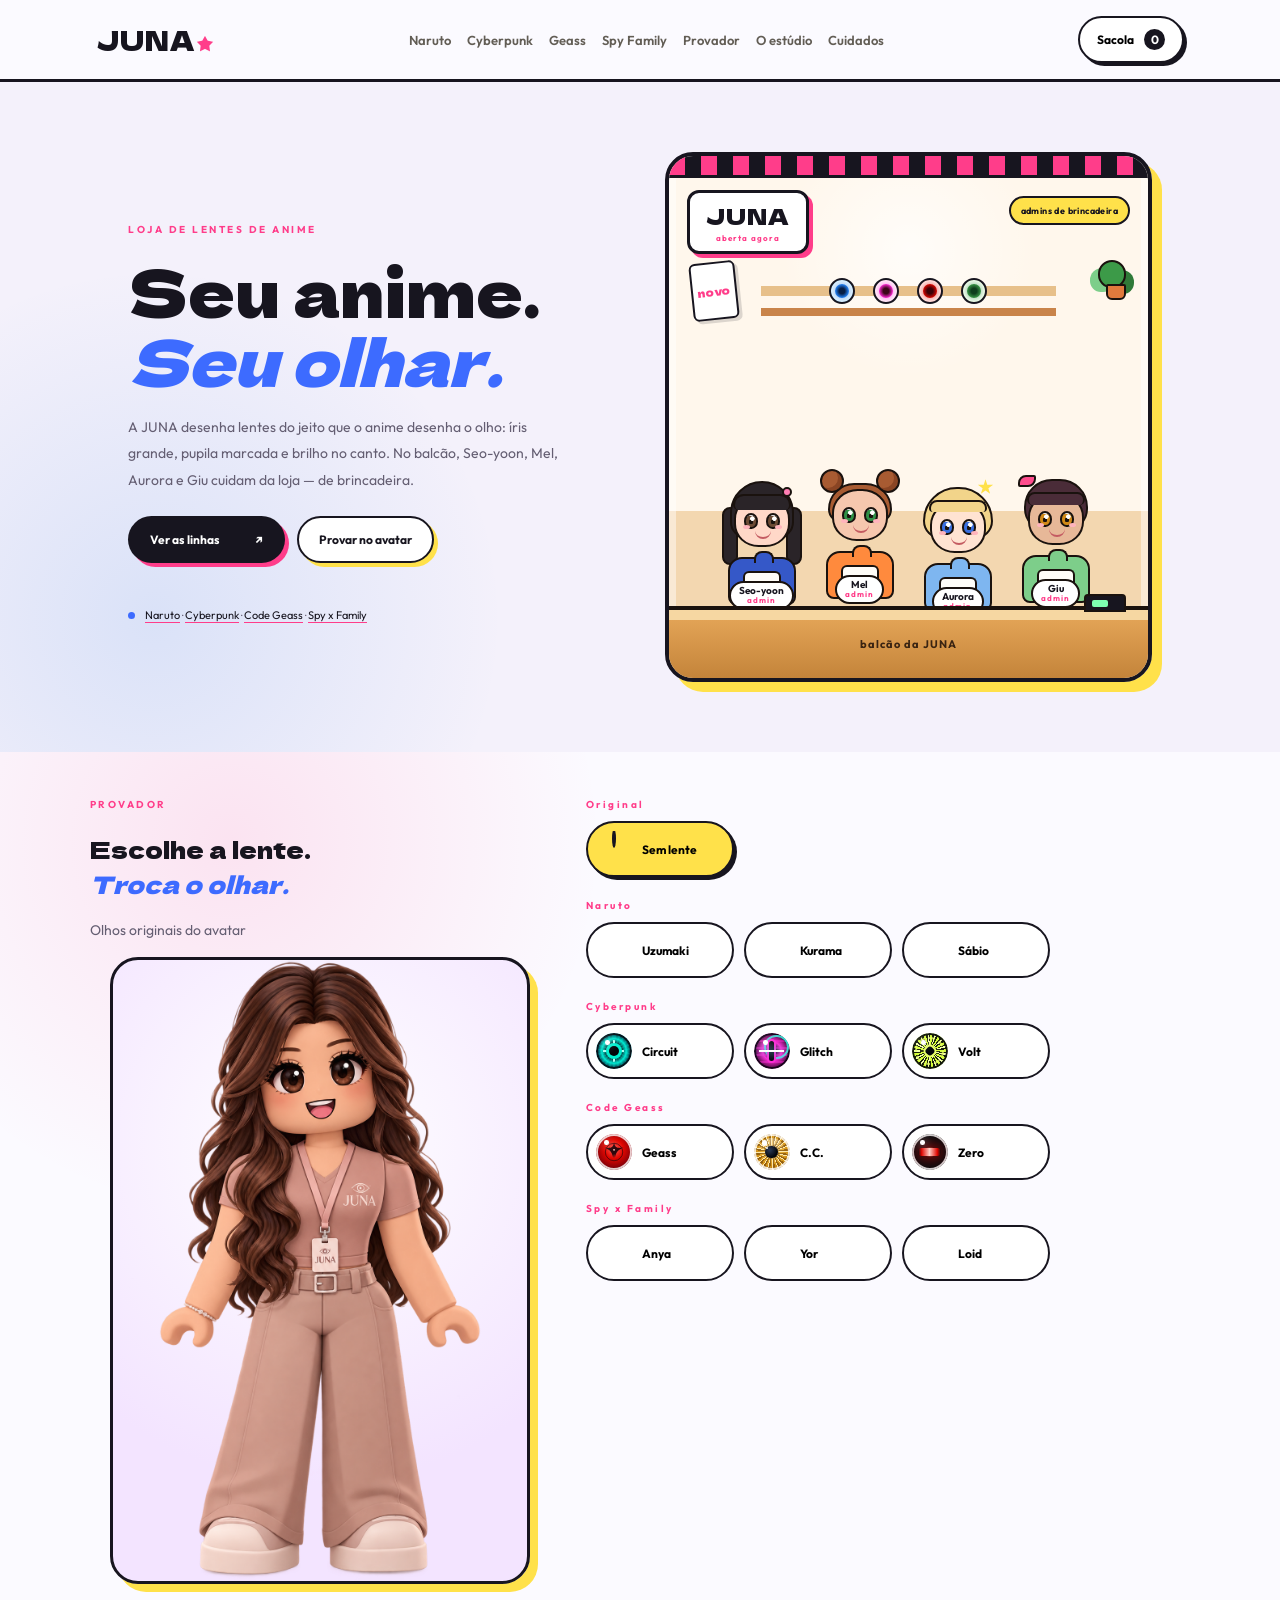
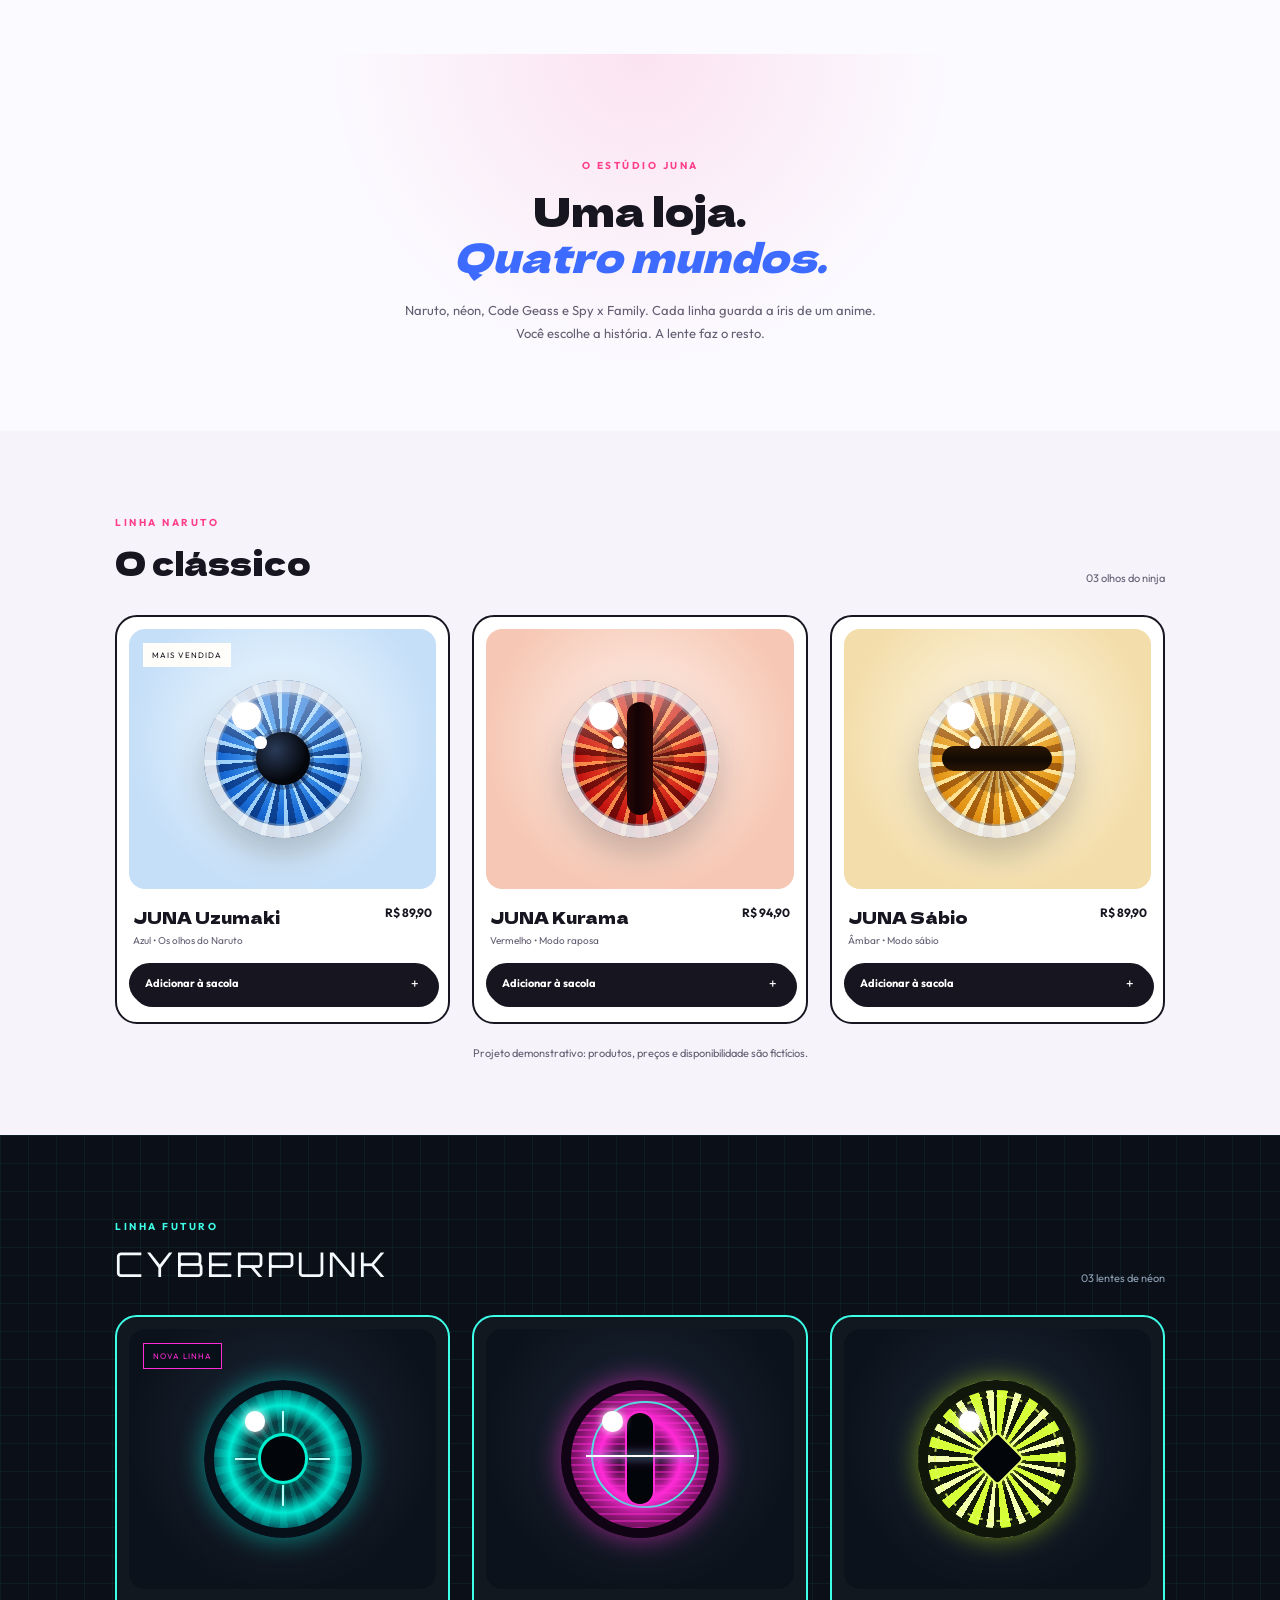
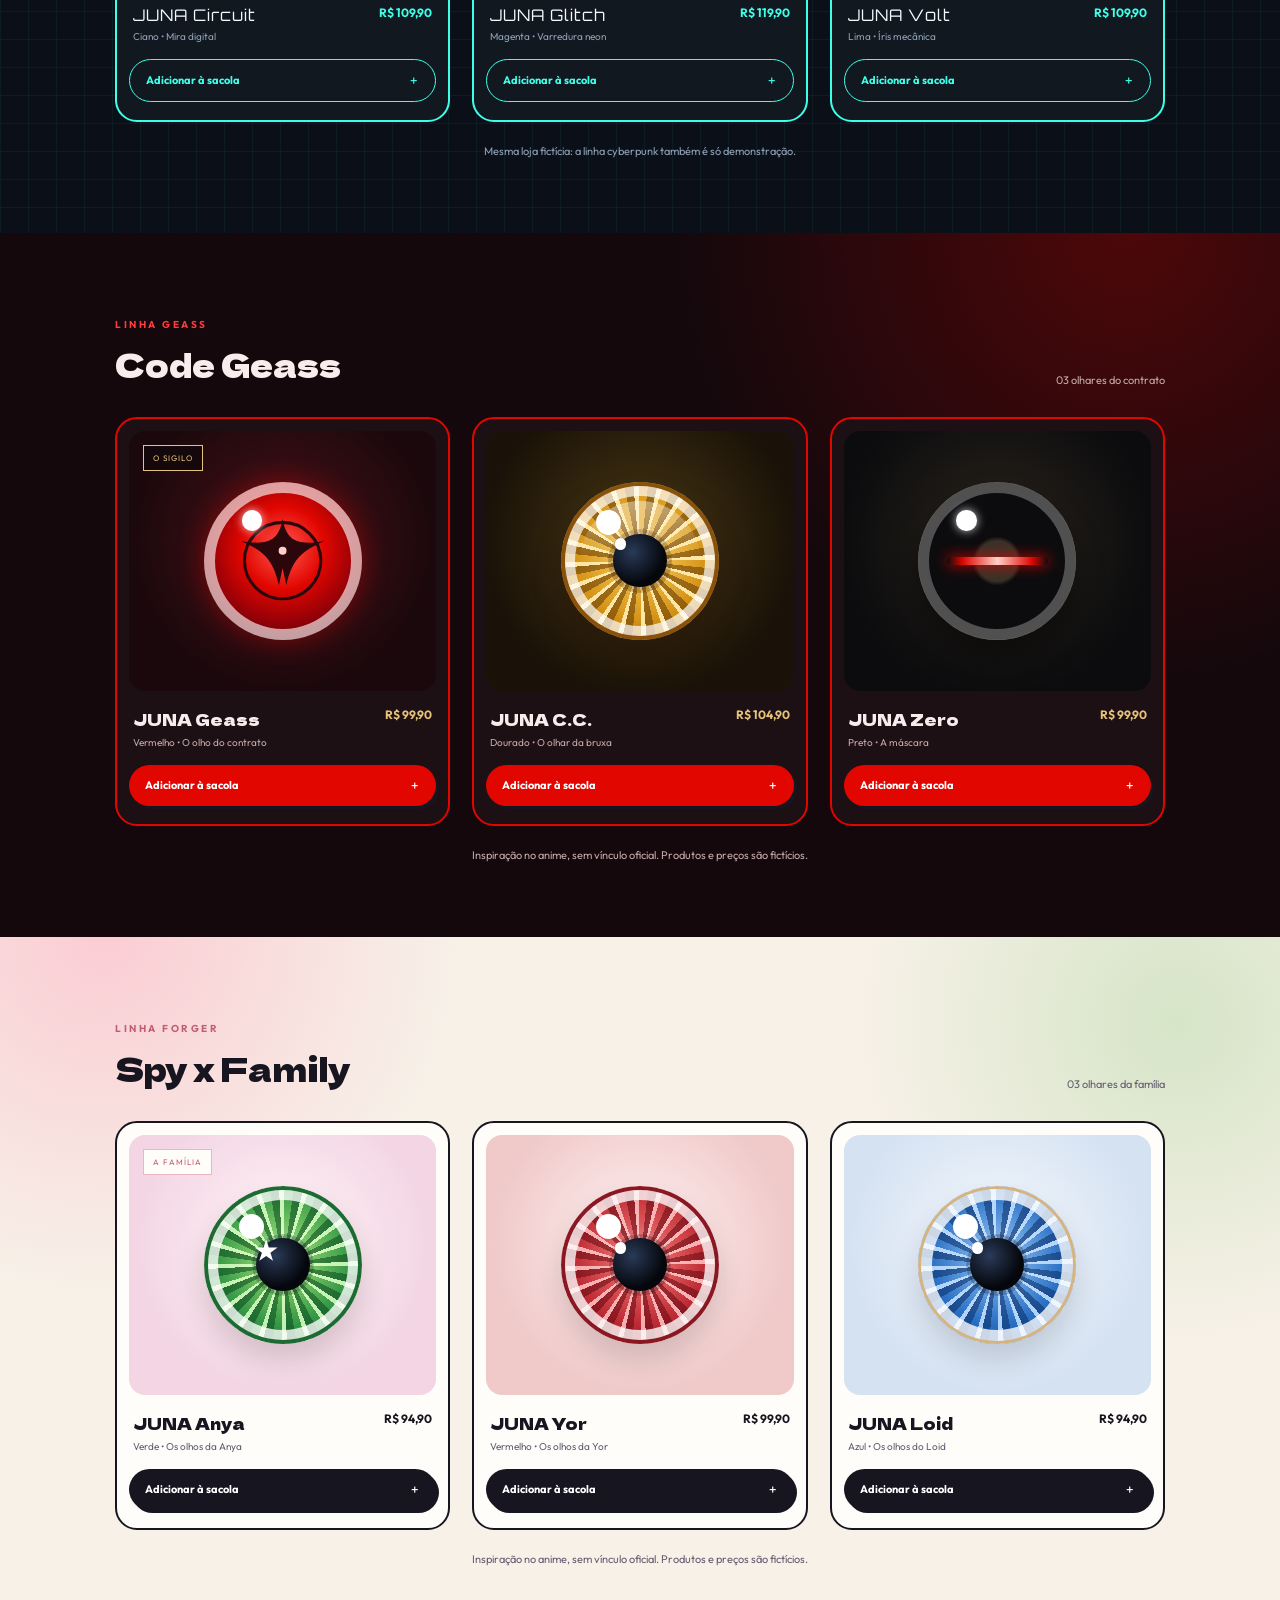
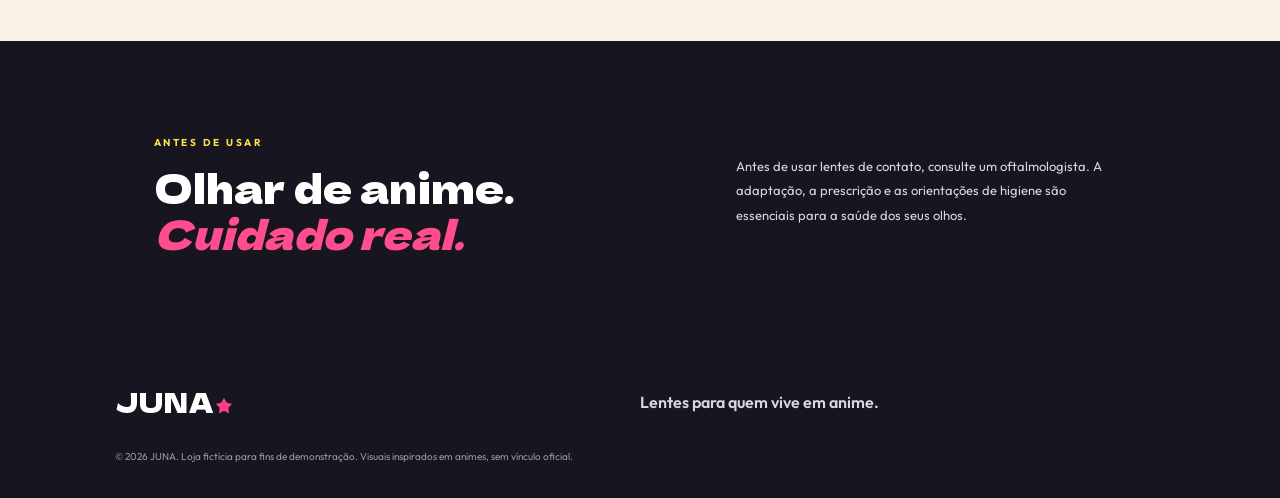
<file: index.html>
<!DOCTYPE html>
<html lang="pt-BR">
<head>
  <meta charset="UTF-8">
  <meta name="viewport" content="width=device-width, initial-scale=1.0">
  <meta name="description" content="JUNA — loja de lentes de contato no estilo anime, com linhas Naruto, cyberpunk, Code Geass e Spy x Family.">
  <title>JUNA | Lentes de anime</title>
  <link rel="preconnect" href="https://fonts.googleapis.com">
  <link rel="preconnect" href="https://fonts.gstatic.com" crossorigin>
  <link href="https://fonts.googleapis.com/css2?family=Dela+Gothic+One&family=Orbitron:wght@500;700&family=Outfit:wght@400;500;600;700&display=swap" rel="stylesheet">
  <link rel="stylesheet" href="style.css">
</head>
<body>
  <header class="topbar">
    <a class="logo" href="#">JUNA<span>★</span></a>
    <button class="menu-button" id="menuButton" aria-expanded="false" aria-controls="siteNav">Menu</button>
    <nav id="siteNav">
      <a href="#colecao">Naruto</a>
      <a href="#cyber">Cyberpunk</a>
      <a href="#geass">Geass</a>
      <a href="#spy">Spy Family</a>
      <a href="#game">Provador</a>
      <a href="#sobre">O estúdio</a>
      <a href="#cuidados">Cuidados</a>
    </nav>
    <button class="cart-button" id="cartButton" aria-label="Abrir sacola">Sacola <span id="cartCount">0</span></button>
  </header>

  <main>
    <section class="hero">
      <div class="hero-copy">
        <p class="eyebrow">LOJA DE LENTES DE ANIME</p>
        <h1>Seu anime.<br><em>Seu olhar.</em></h1>
        <p class="hero-text">A JUNA desenha lentes do jeito que o anime desenha o olho: íris grande, pupila marcada e brilho no canto. No balcão, Seo-yoon, Mel, Aurora e Giu cuidam da loja — de brincadeira.</p>
        <div class="hero-actions">
          <a class="primary-button" href="#colecao">Ver as linhas <span>↗</span></a>
          <a class="ghost-button" href="#game">Provar no avatar</a>
        </div>
        <div class="hero-note"><span class="dot"></span> <a href="#colecao">Naruto</a> · <a href="#cyber">Cyberpunk</a> · <a href="#geass">Code Geass</a> · <a href="#spy">Spy x Family</a></div>
      </div>
      <div class="hero-art" aria-label="Vitrine da loja JUNA. Atrás do balcão estão os avatares de Seo-yoon, Mel, Aurora e Giu, as admins de brincadeira.">
        <div class="awning" aria-hidden="true"></div>
        <div class="shop-top">
          <div class="shop-sign">JUNA<small>aberta agora</small></div>
          <span class="open-badge">admins de brincadeira</span>
        </div>
        <div class="display" aria-hidden="true">
          <span class="poster">novo</span>
          <div class="shelf">
            <span class="mini blue"></span>
            <span class="mini pink"></span>
            <span class="mini red"></span>
            <span class="mini green"></span>
          </div>
          <span class="plant"></span>
        </div>
        <div class="admins">
          <figure class="admin seoyoon">
            <div class="avatar">
              <span class="lock left"></span>
              <span class="lock right"></span>
              <span class="hair"></span>
              <span class="pin"></span>
              <span class="face">
                <i class="fringe"></i>
                <span class="eye-row"><i></i><i></i></span>
                <i class="smile"></i>
              </span>
              <span class="shirt"></span>
            </div>
            <figcaption>Seo-yoon<small>admin</small></figcaption>
          </figure>
          <figure class="admin mel">
            <div class="avatar">
              <span class="bun left"></span>
              <span class="bun right"></span>
              <span class="hair"></span>
              <span class="face">
                <span class="eye-row"><i></i><i></i></span>
                <i class="smile"></i>
              </span>
              <span class="shirt"></span>
            </div>
            <figcaption>Mel<small>admin</small></figcaption>
          </figure>
          <figure class="admin aurora">
            <div class="avatar">
              <span class="hair"></span>
              <span class="star-pin"></span>
              <span class="face">
                <i class="fringe"></i>
                <span class="eye-row"><i></i><i></i></span>
                <i class="smile"></i>
              </span>
              <span class="shirt"></span>
            </div>
            <figcaption>Aurora<small>admin</small></figcaption>
          </figure>
          <figure class="admin giu">
            <div class="avatar">
              <span class="hair"></span>
              <span class="bow"></span>
              <span class="face">
                <i class="fringe"></i>
                <span class="eye-row"><i></i><i></i></span>
                <i class="smile"></i>
              </span>
              <span class="shirt"></span>
            </div>
            <figcaption>Giu<small>admin</small></figcaption>
          </figure>
        </div>
        <div class="counter" aria-hidden="true">
          <span class="register"></span>
          <span>balcão da JUNA</span>
        </div>
      </div>
    </section>

    <section class="game" id="game">
      <div class="game-stage">
        <p class="eyebrow">PROVADOR</p>
        <h2>Escolhe a lente.<br><em>Troca o olhar.</em></h2>
        <p class="game-now" id="gameNow">Olhos originais do avatar</p>
        <div class="stage" id="stage">
          <img src="juna.png" alt="Avatar da JUNA, pronto para provar as lentes">
          <div class="eye-slot left" id="eyeLeft"></div>
          <div class="eye-slot right" id="eyeRight"></div>
        </div>
      </div>
      <div class="game-picker" aria-label="Lentes para provar">
        <div id="picker"></div>
      </div>
    </section>

    <section class="intro" id="sobre">
      <p class="eyebrow">O ESTÚDIO JUNA</p>
      <h2>Uma loja.<br><em>Quatro mundos.</em></h2>
      <p>Naruto, néon, Code Geass e Spy x Family. Cada linha guarda a íris de um anime. Você escolhe a história. A lente faz o resto.</p>
    </section>

    <section class="collection" id="colecao">
      <div class="section-heading">
        <div><p class="eyebrow">LINHA NARUTO</p><h2>O clássico</h2></div>
        <span class="muted">03 olhos do ninja</span>
      </div>
      <div class="products">
        <article class="product-card">
          <div class="product-visual uzumaki">
            <span class="product-tag">MAIS VENDIDA</span>
            <div class="lens tone-naruto" aria-hidden="true">
              <span class="pupil round"></span>
              <i></i><i class="b"></i>
            </div>
          </div>
          <div class="product-info"><div><h3>JUNA Uzumaki</h3><p>Azul • Os olhos do Naruto</p></div><strong>R$ 89,90</strong></div>
          <button class="add-button" data-name="JUNA Uzumaki" data-price="89.90">Adicionar à sacola <span>＋</span></button>
        </article>
        <article class="product-card">
          <div class="product-visual kurama">
            <div class="lens tone-kurama" aria-hidden="true">
              <span class="pupil slit"></span>
              <i></i><i class="b"></i>
            </div>
          </div>
          <div class="product-info"><div><h3>JUNA Kurama</h3><p>Vermelho • Modo raposa</p></div><strong>R$ 94,90</strong></div>
          <button class="add-button" data-name="JUNA Kurama" data-price="94.90">Adicionar à sacola <span>＋</span></button>
        </article>
        <article class="product-card">
          <div class="product-visual sabio">
            <div class="lens tone-sabio" aria-hidden="true">
              <span class="pupil bar"></span>
              <i></i><i class="b"></i>
            </div>
          </div>
          <div class="product-info"><div><h3>JUNA Sábio</h3><p>Âmbar • Modo sábio</p></div><strong>R$ 89,90</strong></div>
          <button class="add-button" data-name="JUNA Sábio" data-price="89.90">Adicionar à sacola <span>＋</span></button>
        </article>
      </div>
      <p class="disclaimer">Projeto demonstrativo: produtos, preços e disponibilidade são fictícios.</p>
    </section>

    <section class="collection cyber" id="cyber">
      <div class="section-heading">
        <div><p class="eyebrow">LINHA FUTURO</p><h2>Cyberpunk</h2></div>
        <span class="muted">03 lentes de néon</span>
      </div>
      <div class="products">
        <article class="product-card cyber-card">
          <div class="product-visual night">
            <span class="product-tag">NOVA LINHA</span>
            <div class="cyber-lens cyan" aria-hidden="true">
              <span class="ticks"></span>
              <span class="core"></span>
              <span class="spark"></span>
            </div>
          </div>
          <div class="product-info"><div><h3>JUNA Circuit</h3><p>Ciano • Mira digital</p></div><strong>R$ 109,90</strong></div>
          <button class="add-button" data-name="JUNA Circuit" data-price="109.90">Adicionar à sacola <span>＋</span></button>
        </article>
        <article class="product-card cyber-card">
          <div class="product-visual night">
            <div class="cyber-lens magenta" aria-hidden="true">
              <span class="core slit"></span>
              <span class="scan"></span>
              <span class="spark"></span>
            </div>
          </div>
          <div class="product-info"><div><h3>JUNA Glitch</h3><p>Magenta • Varredura neon</p></div><strong>R$ 119,90</strong></div>
          <button class="add-button" data-name="JUNA Glitch" data-price="119.90">Adicionar à sacola <span>＋</span></button>
        </article>
        <article class="product-card cyber-card">
          <div class="product-visual night">
            <div class="cyber-lens volt" aria-hidden="true">
              <span class="core diamond"></span>
              <span class="spark"></span>
            </div>
          </div>
          <div class="product-info"><div><h3>JUNA Volt</h3><p>Lima • Íris mecânica</p></div><strong>R$ 109,90</strong></div>
          <button class="add-button" data-name="JUNA Volt" data-price="109.90">Adicionar à sacola <span>＋</span></button>
        </article>
      </div>
      <p class="disclaimer">Mesma loja fictícia: a linha cyberpunk também é só demonstração.</p>
    </section>

    <section class="collection geass" id="geass">
      <div class="section-heading">
        <div><p class="eyebrow">LINHA GEASS</p><h2>Code Geass</h2></div>
        <span class="muted">03 olhares do contrato</span>
      </div>
      <div class="products">
        <article class="product-card geass-card">
          <div class="product-visual contract">
            <span class="product-tag">O SIGILO</span>
            <div class="geass-lens lelouch" aria-hidden="true">
              <svg class="sigil" viewBox="0 0 100 100">
                <circle cx="50" cy="50" r="31" fill="none" stroke="#2b070c" stroke-width="2.5"/>
                <path fill="#2b070c" d="M50 16 C47 34 38 38 16 34 C34 42 42 48 47 70 L50 56 L53 70 C58 48 66 42 84 34 C62 38 53 34 50 16 Z"/>
                <circle cx="50" cy="42" r="3.2" fill="#ffd0c8"/>
              </svg>
              <span class="spark"></span>
            </div>
          </div>
          <div class="product-info"><div><h3>JUNA Geass</h3><p>Vermelho • O olho do contrato</p></div><strong>R$ 99,90</strong></div>
          <button class="add-button" data-name="JUNA Geass" data-price="99.90">Adicionar à sacola <span>＋</span></button>
        </article>
        <article class="product-card geass-card">
          <div class="product-visual witch">
            <div class="geass-lens cc" aria-hidden="true">
              <span class="pupil round"></span>
              <i></i><i class="b"></i>
            </div>
          </div>
          <div class="product-info"><div><h3>JUNA C.C.</h3><p>Dourado • O olhar da bruxa</p></div><strong>R$ 104,90</strong></div>
          <button class="add-button" data-name="JUNA C.C." data-price="104.90">Adicionar à sacola <span>＋</span></button>
        </article>
        <article class="product-card geass-card">
          <div class="product-visual mask">
            <div class="geass-lens zero" aria-hidden="true">
              <span class="visor"></span>
              <span class="spark"></span>
            </div>
          </div>
          <div class="product-info"><div><h3>JUNA Zero</h3><p>Preto • A máscara</p></div><strong>R$ 99,90</strong></div>
          <button class="add-button" data-name="JUNA Zero" data-price="99.90">Adicionar à sacola <span>＋</span></button>
        </article>
      </div>
      <p class="disclaimer">Inspiração no anime, sem vínculo oficial. Produtos e preços são fictícios.</p>
    </section>

    <section class="collection spy" id="spy">
      <div class="section-heading">
        <div><p class="eyebrow">LINHA FORGER</p><h2>Spy x Family</h2></div>
        <span class="muted">03 olhares da família</span>
      </div>
      <div class="products">
        <article class="product-card spy-card">
          <div class="product-visual anya">
            <span class="product-tag">A FAMÍLIA</span>
            <div class="spy-lens anya" aria-hidden="true">
              <span class="pupil round"></span>
              <i></i>
              <span class="star"></span>
            </div>
          </div>
          <div class="product-info"><div><h3>JUNA Anya</h3><p>Verde • Os olhos da Anya</p></div><strong>R$ 94,90</strong></div>
          <button class="add-button" data-name="JUNA Anya" data-price="94.90">Adicionar à sacola <span>＋</span></button>
        </article>
        <article class="product-card spy-card">
          <div class="product-visual yor">
            <div class="spy-lens yor" aria-hidden="true">
              <span class="pupil round"></span>
              <i></i><i class="b"></i>
            </div>
          </div>
          <div class="product-info"><div><h3>JUNA Yor</h3><p>Vermelho • Os olhos da Yor</p></div><strong>R$ 99,90</strong></div>
          <button class="add-button" data-name="JUNA Yor" data-price="99.90">Adicionar à sacola <span>＋</span></button>
        </article>
        <article class="product-card spy-card">
          <div class="product-visual loid">
            <div class="spy-lens loid" aria-hidden="true">
              <span class="pupil round"></span>
              <i></i><i class="b"></i>
            </div>
          </div>
          <div class="product-info"><div><h3>JUNA Loid</h3><p>Azul • Os olhos do Loid</p></div><strong>R$ 94,90</strong></div>
          <button class="add-button" data-name="JUNA Loid" data-price="94.90">Adicionar à sacola <span>＋</span></button>
        </article>
      </div>
      <p class="disclaimer">Inspiração no anime, sem vínculo oficial. Produtos e preços são fictícios.</p>
    </section>

    <section class="care" id="cuidados">
      <div><p class="eyebrow">ANTES DE USAR</p><h2>Olhar de anime.<br><em>Cuidado real.</em></h2></div>
      <p>Antes de usar lentes de contato, consulte um oftalmologista. A adaptação, a prescrição e as orientações de higiene são essenciais para a saúde dos seus olhos.</p>
    </section>
  </main>

  <footer><a class="logo" href="#">JUNA<span>★</span></a><p>Lentes para quem vive em anime.</p><small>© 2026 JUNA. Loja fictícia para fins de demonstração. Visuais inspirados em animes, sem vínculo oficial.</small></footer>

  <nav class="mobile-dock" aria-label="Atalhos">
    <a href="#colecao">Linhas</a>
    <a href="#game">Provador</a>
    <button type="button" id="dockCart">Sacola</button>
  </nav>

  <div class="toast" id="toast" role="status" aria-live="polite"></div>
  <script src="script.js"></script>
  <script src="game.js"></script>
</body>
</html>
</file>
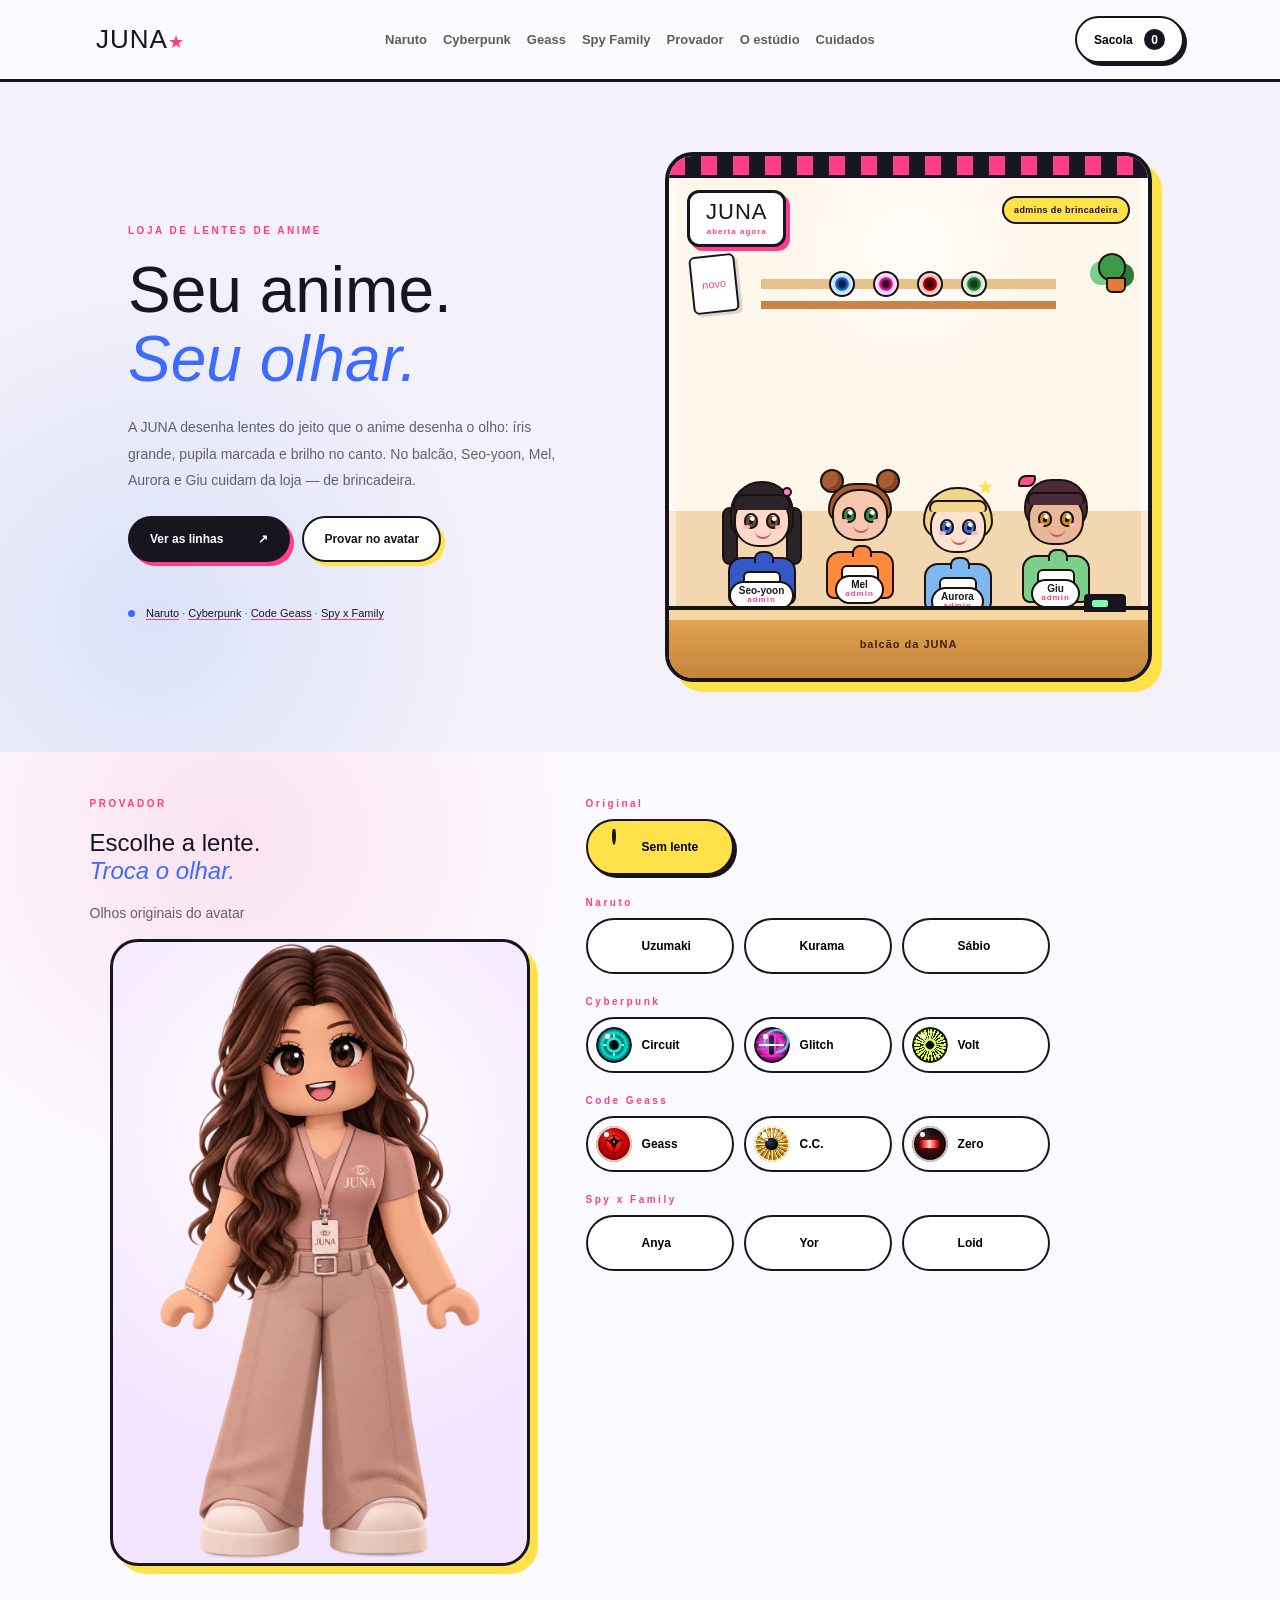
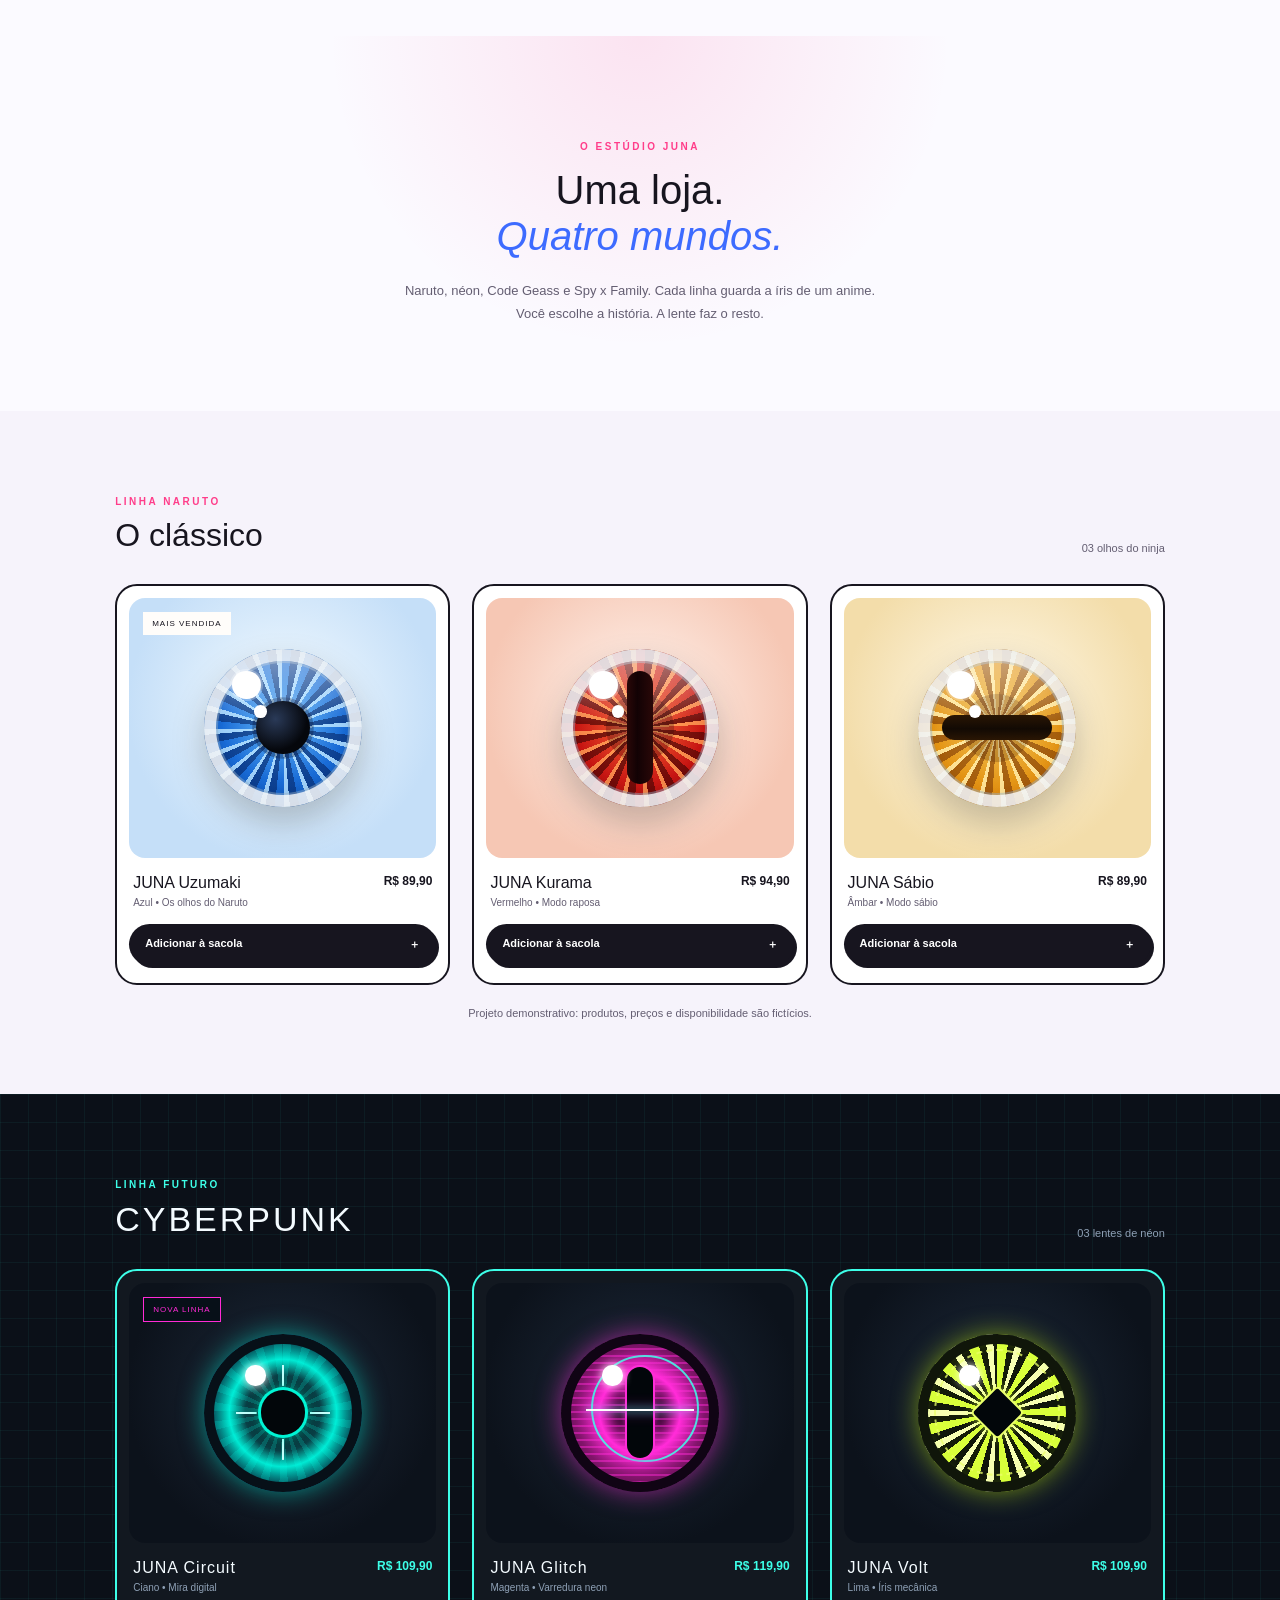
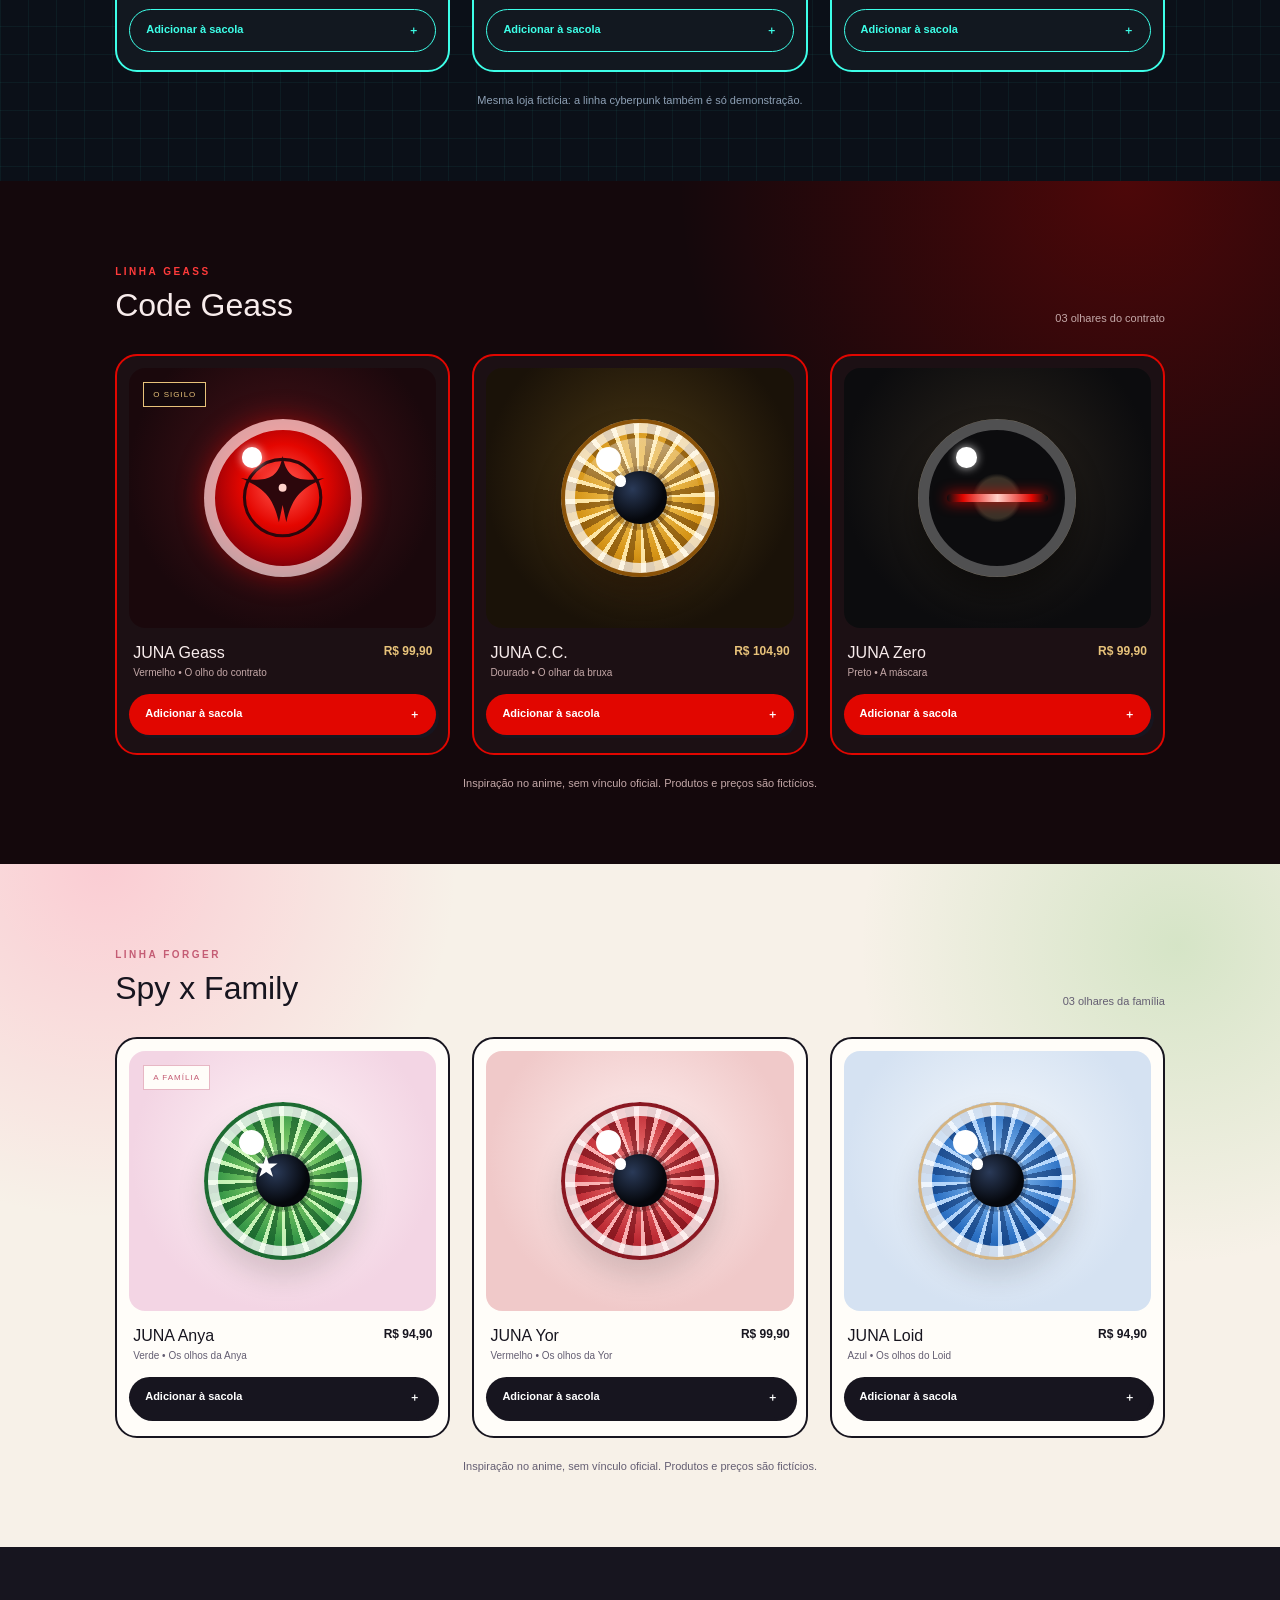
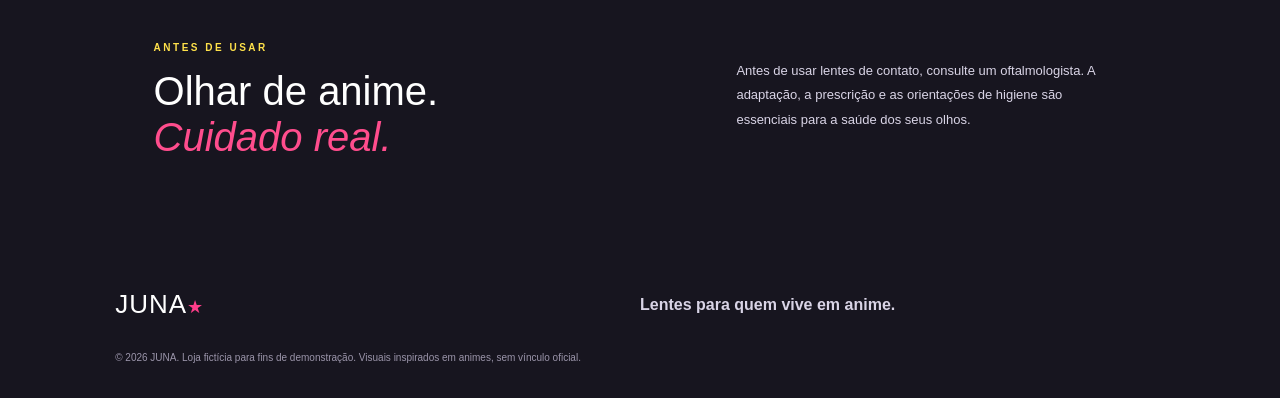
<file: game.html>
<!DOCTYPE html>
<html lang="pt-BR">
<head>
  <meta charset="UTF-8">
  <meta http-equiv="refresh" content="0; url=index.html#game">
  <title>JUNA | Provador</title>
  <link rel="stylesheet" href="style.css">
</head>
<body>
  <main class="intro">
    <p class="eyebrow">PROVADOR</p>
    <h1>O jogo ficou na loja.</h1>
    <p><a class="primary-button" href="index.html#game">Abrir o provador</a></p>
  </main>
</body>
</html>
</file>
<file: style.css>
* { box-sizing: border-box; }

:root {
  --ink: #17151f;
  --muted: #645e72;
  --cream: #f4f1fb;
  --rose: #ff4d8d;
  --darkrose: #ff3d8a;
  --line: #e4dff0;
  --blue: #3d6bff;
  --yellow: #ffe14a;
}

html { scroll-behavior: smooth; }

body {
  margin: 0;
  background: #fbfaff;
  color: var(--ink);
  font-family: Outfit, sans-serif;
}

a { color: inherit; text-decoration: none; }

.topbar {
  position: relative;
  z-index: 5;
  min-height: 82px;
  padding: 12px 7.5%;
  display: flex;
  align-items: center;
  justify-content: space-between;
  gap: 16px;
  border-bottom: 3px solid var(--ink);
  background: #fbfaff;
}

.logo {
  font-family: 'Dela Gothic One', sans-serif;
  font-size: 26px;
  font-weight: 400;
  letter-spacing: 1px;
}

.logo span { color: var(--darkrose); font-size: 18px; }

nav {
  display: flex;
  gap: 16px;
  font-size: 13px;
  color: #625d55;
}

nav a:hover { color: var(--darkrose); }

nav a {
  font-weight: 600;
}

.menu-button {
  display: none;
  border: 2px solid var(--ink);
  background: #fff;
  min-height: 44px;
  padding: 8px 14px;
  border-radius: 999px;
  font: inherit;
  font-size: 13px;
  font-weight: 700;
  cursor: pointer;
}

.mobile-dock { display: none; }

.cart-button {
  border: 2px solid var(--ink);
  background: white;
  padding: 11px 17px;
  border-radius: 999px;
  font: inherit;
  font-size: 12px;
  font-weight: 700;
  cursor: pointer;
  box-shadow: 3px 3px 0 var(--ink);
}

.cart-button span {
  display: inline-grid;
  place-items: center;
  margin-left: 8px;
  width: 21px;
  height: 21px;
  border-radius: 50%;
  background: var(--ink);
  color: white;
}

.hero {
  min-height: 590px;
  padding: 70px 10%;
  display: grid;
  grid-template-columns: 1fr 1fr;
  align-items: center;
  gap: 50px;
  background:
    radial-gradient(circle at 12% 80%, rgba(29, 116, 224, .12), transparent 28%),
    var(--cream);
  overflow: hidden;
}

.eyebrow {
  font-size: 10px;
  letter-spacing: 2.5px;
  font-weight: 700;
  color: var(--darkrose);
}

h1, h2 {
  font-family: 'Dela Gothic One', sans-serif;
  font-weight: 400;
  letter-spacing: 0;
}

h1 {
  font-size: clamp(42px, 5vw, 64px);
  line-height: 1.08;
  margin: 20px 0;
}

h1 em, h2 em { color: var(--blue); font-weight: 500; }

.hero-text {
  max-width: 440px;
  color: var(--muted);
  font-size: 14px;
  line-height: 1.9;
}

.hero-actions {
  display: flex;
  flex-wrap: wrap;
  gap: 12px;
  align-items: center;
  margin-top: 22px;
}

.ghost-button {
  display: inline-flex;
  align-items: center;
  padding: 14px 20px;
  border-radius: 999px;
  border: 2px solid var(--ink);
  background: #fff;
  font-size: 12px;
  font-weight: 700;
  box-shadow: 4px 4px 0 var(--yellow);
}

.ghost-button:hover { background: var(--yellow); }

.primary-button {
  display: inline-flex;
  gap: 35px;
  align-items: center;
  margin-top: 0;
  background: var(--ink);
  color: white;
  padding: 16px 22px;
  font-size: 12px;
  font-weight: 700;
  border-radius: 999px;
  box-shadow: 4px 4px 0 var(--darkrose);
}

.primary-button:hover, .add-button:hover { background: var(--darkrose); }

.primary-button:hover,
.collection:not(.cyber) .add-button:hover {
  transform: translate(2px, 2px);
  box-shadow: 1px 1px 0 var(--ink);
}

.hero-note {
  margin-top: 45px;
  font-size: 11px;
  color: var(--muted);
}

.hero-note a {
  color: var(--ink);
  border-bottom: 1px solid var(--darkrose);
}

.dot {
  display: inline-block;
  width: 7px;
  height: 7px;
  background: var(--blue);
  border-radius: 50%;
  margin-right: 8px;
}

.hero-art {
  height: 530px;
  position: relative;
  background:
    radial-gradient(circle at 50% 18%, rgba(255, 255, 255, .7), transparent 26%),
    linear-gradient(#fff7ec 0 68%, #f3d7b0 68% 100%);
  border-radius: 28px;
  border: 4px solid var(--ink);
  box-shadow: 10px 10px 0 var(--yellow), inset 0 0 0 7px rgba(255, 255, 255, .45);
  overflow: hidden;
}

.awning {
  height: 22px;
  background: repeating-linear-gradient(90deg, var(--darkrose) 0 16px, var(--ink) 16px 32px);
  border-bottom: 3px solid var(--ink);
}

.shop-top {
  position: relative;
  z-index: 2;
  display: flex;
  align-items: flex-start;
  justify-content: space-between;
  gap: 10px;
  margin: 12px 18px 0;
}

.shop-sign {
  padding: 6px 16px 8px;
  background: #fff;
  border: 3px solid var(--ink);
  border-radius: 12px;
  text-align: center;
  font-family: 'Dela Gothic One', sans-serif;
  font-size: 22px;
  letter-spacing: 1px;
  box-shadow: 4px 4px 0 var(--darkrose);
}

.open-badge {
  margin-top: 6px;
  padding: 7px 10px;
  background: var(--yellow);
  border: 2px solid var(--ink);
  border-radius: 999px;
  font-size: 9px;
  font-weight: 700;
  letter-spacing: .4px;
}

.shop-sign small {
  display: block;
  margin-top: 2px;
  font: 700 8px Outfit, sans-serif;
  letter-spacing: 1px;
  color: var(--darkrose);
}

.display {
  position: relative;
  z-index: 1;
  margin: 14px 22px 0;
}

.poster {
  position: absolute;
  top: -6px;
  left: 0;
  width: 46px;
  height: 58px;
  display: grid;
  place-items: center;
  background: #fff;
  border: 2px solid var(--ink);
  border-radius: 6px;
  transform: rotate(-6deg);
  font-family: 'Dela Gothic One', sans-serif;
  font-size: 11px;
  color: var(--darkrose);
  box-shadow: 3px 3px 0 rgba(23, 21, 31, .15);
}

.plant {
  position: absolute;
  top: -8px;
  right: 0;
  width: 28px;
  height: 28px;
  border-radius: 50% 50% 46% 46%;
  background: #3c9a48;
  border: 2px solid #1a120e;
  box-shadow: -10px 6px 0 -2px #7dce8a, 10px 8px 0 -2px #2f7a38;
}

.plant::after {
  content: "";
  position: absolute;
  left: 6px;
  top: 22px;
  width: 16px;
  height: 12px;
  background: #e07a3d;
  border: 2px solid #1a120e;
  border-radius: 2px 2px 6px 6px;
}

.shelf {
  display: flex;
  justify-content: center;
  gap: 18px;
  margin: 0 auto;
  width: 68%;
  padding: 10px 0 12px;
  background:
    linear-gradient(#c9844a, #c9844a) center bottom / 100% 8px no-repeat,
    linear-gradient(#e7c08a, #e7c08a) center 18px / 100% 10px no-repeat;
}

.mini {
  width: 26px;
  height: 26px;
  border-radius: 50%;
  border: 2px solid var(--ink);
  box-shadow: inset 0 0 0 4px rgba(255, 255, 255, .7);
}

.mini.blue { background: radial-gradient(circle, #071e44 0 18%, #1d74e0 40%, #8fd4ff 70%); }
.mini.pink { background: radial-gradient(circle, #3a0618 0 18%, #ff2bd6 45%, #ffd0ea 72%); }
.mini.red { background: radial-gradient(circle, #3a0006 0 18%, #e10600 46%, #ffb0a8 72%); }
.mini.green { background: radial-gradient(circle, #0e3d1c 0 18%, #3c9a48 46%, #d8ffc8 72%); }

.admins {
  position: absolute;
  left: 8px;
  right: 8px;
  bottom: 58px;
  z-index: 2;
  display: flex;
  justify-content: center;
  align-items: flex-end;
  gap: 6px;
  margin: 0;
}

.admin {
  --iris: #5a4638;
  margin: 0;
  display: flex;
  flex-direction: column;
  align-items: center;
}

.seoyoon { margin-bottom: 10px; }
.mel { margin-bottom: 16px; }
.aurora { margin-bottom: 4px; }
.giu { margin-bottom: 12px; }

.avatar { position: relative; width: 92px; height: 132px; }

.hair,
.lock,
.bun,
.fringe {
  border: 2.5px solid #1a120e;
}

.hair {
  position: absolute;
  z-index: 0;
  left: 14px;
  top: 8px;
  width: 64px;
  height: 52px;
  border-radius: 34px 34px 18px 18px;
}

.seoyoon .hair { background: #2a2428; height: 58px; }
.mel .hair { background: #a85b32; top: 16px; height: 40px; }
.aurora .hair { background: #f2d48a; width: 70px; left: 11px; }
.giu .hair { background: #4a2c38; border-radius: 28px 28px 22px 22px; }

.lock {
  position: absolute;
  z-index: 0;
  top: 34px;
  width: 16px;
  height: 58px;
  background: #2a2428;
  border-radius: 10px;
}

.lock.left { left: 6px; }
.lock.right { right: 6px; }

.bun {
  position: absolute;
  z-index: 3;
  top: 2px;
  width: 24px;
  height: 24px;
  background: #a85b32;
  border-radius: 50%;
  box-shadow: inset -4px -3px 0 #8a4524;
}

.bun.left { left: 6px; }
.bun.right { right: 6px; }

.pin, .star-pin, .bow {
  position: absolute;
  z-index: 4;
}

.seoyoon .pin {
  top: 14px;
  right: 16px;
  width: 10px;
  height: 10px;
  background: #ff7eb3;
  border: 2px solid #1a120e;
  border-radius: 50%;
}

.star-pin {
  top: 0;
  right: 10px;
  width: 16px;
  height: 16px;
  background: #ffe14a;
  clip-path: polygon(50% 0%, 61% 35%, 98% 35%, 68% 57%, 79% 91%, 50% 70%, 21% 91%, 32% 57%, 2% 35%, 39% 35%);
}

.giu .bow {
  top: 4px;
  left: 8px;
  width: 18px;
  height: 12px;
  background: #ff4d8d;
  border: 2px solid #1a120e;
  border-radius: 8px 2px 8px 2px;
}

.face {
  position: absolute;
  z-index: 2;
  left: 18px;
  top: 22px;
  width: 56px;
  height: 52px;
  border: 2.5px solid #1a120e;
  border-radius: 46% 46% 44% 44%;
}

.seoyoon .face { background: #ffd8c8; }
.mel .face { background: #f6c7ae; }
.aurora .face { background: #ffe3d2; }
.giu .face { background: #e7b898; }

.fringe {
  position: absolute;
  top: -3px;
  left: -3px;
  right: -3px;
  height: 16px;
  border-bottom: 0;
  border-radius: 16px 16px 8px 8px;
}

.seoyoon .fringe { background: #2a2428; }
.aurora .fringe { background: #f2d48a; height: 12px; }
.giu .fringe { background: #4a2c38; height: 13px; border-radius: 14px 14px 10px 10px; }

.face::after {
  content: "";
  position: absolute;
  top: 28px;
  left: 7px;
  width: 7px;
  height: 4px;
  border-radius: 50%;
  background: #ffb4bc;
  box-shadow: 32px 0 #ffb4bc;
}

.eye-row {
  position: absolute;
  top: 16px;
  left: 0;
  right: 0;
  display: flex;
  justify-content: center;
  gap: 8px;
}

.eye-row i {
  width: 14px;
  height: 16px;
  border: 2px solid #1a120e;
  border-radius: 50% 50% 46% 46%;
  background:
    radial-gradient(circle at 64% 30%, #fff 0 2px, transparent 2.5px),
    radial-gradient(circle at 50% 58%, #1a120e 0 2px, var(--iris) 2.5px 6px, #fff 6.5px);
}

.seoyoon { --iris: #6b4a34; }
.mel { --iris: #2f8f46; }
.aurora { --iris: #3a6fe0; }
.giu { --iris: #d08918; }

.smile {
  position: absolute;
  left: 19px;
  top: 34px;
  width: 16px;
  height: 8px;
  border-bottom: 2px solid #c45b62;
  border-radius: 0 0 12px 12px;
}

.shirt {
  position: absolute;
  z-index: 1;
  left: 12px;
  bottom: 0;
  width: 68px;
  height: 48px;
  border: 2.5px solid #1a120e;
  border-radius: 14px 14px 8px 8px;
}

.shirt::before {
  content: "";
  position: absolute;
  top: -8px;
  left: 24px;
  width: 16px;
  height: 10px;
  background: inherit;
  border: 2.5px solid #1a120e;
  border-bottom: 0;
  border-radius: 8px 8px 0 0;
}

.shirt::after {
  content: "";
  position: absolute;
  left: 13px;
  right: 13px;
  top: 12px;
  bottom: 0;
  background: #fffdf8;
  border: 2px solid #1a120e;
  border-bottom: 0;
  border-radius: 6px 6px 0 0;
}

.seoyoon .shirt { background: #3558c8; }
.mel .shirt { background: #ff8a3d; }
.aurora .shirt { background: #7eb6f0; }
.giu .shirt { background: #7dce8a; }

.admin figcaption {
  position: relative;
  z-index: 4;
  margin-top: -24px;
  padding: 2px 8px 3px;
  background: #fff;
  border: 2px solid #1a120e;
  border-radius: 999px;
  text-align: center;
  font-size: 10px;
  font-weight: 700;
  line-height: 1.1;
  white-space: nowrap;
}

.admin figcaption small {
  display: block;
  font-size: 8px;
  letter-spacing: 1px;
  color: var(--darkrose);
}

.counter {
  position: absolute;
  left: 0;
  right: 0;
  bottom: 0;
  z-index: 3;
  height: 72px;
  display: grid;
  place-items: center;
  background:
    linear-gradient(#f6d7a2, #f6d7a2) 0 0 / 100% 10px no-repeat,
    linear-gradient(#e7a85a, #c4843a);
  border-top: 4px solid #1a120e;
  color: #3a2412;
  font: 700 11px Outfit, sans-serif;
  letter-spacing: 1px;
}

.register {
  position: absolute;
  top: -16px;
  right: 22px;
  width: 42px;
  height: 18px;
  background: #17151f;
  border: 2px solid #1a120e;
  border-radius: 4px 4px 0 0;
}

.register::after {
  content: "";
  position: absolute;
  top: 4px;
  left: 6px;
  width: 16px;
  height: 7px;
  background: #7dffb2;
  border-radius: 2px;
}

.tone-naruto,
.tone-kurama,
.tone-sabio {
  position: relative;
  overflow: hidden;
}

.tone-naruto {
  background:
    radial-gradient(circle at 50% 50%, rgba(8, 24, 58, .35) 0 27%, transparent 28%),
    repeating-conic-gradient(from 6deg, rgba(8, 48, 120, .75) 0 7deg, rgba(190, 230, 255, .8) 7deg 11deg, rgba(18, 92, 196, .35) 11deg 18deg),
    radial-gradient(circle at 50% 45%, #d7f3ff 0%, #5eb6ff 26%, #1d74e0 52%, #0c4eab 74%, #082a66 100%);
  box-shadow: inset 0 0 0 4px #0a3878, inset 0 0 12px rgba(4, 16, 40, .45);
}

.tone-kurama {
  background:
    radial-gradient(circle at 50% 50%, rgba(40, 4, 4, .28) 0 30%, transparent 31%),
    repeating-conic-gradient(from 4deg, rgba(90, 8, 6, .8) 0 7deg, rgba(255, 170, 90, .75) 7deg 11deg, rgba(180, 24, 16, .4) 11deg 18deg),
    radial-gradient(circle at 50% 45%, #ffd0a0 0%, #ff5a32 30%, #d41414 55%, #7a0c0c 78%, #3a0606 100%);
  box-shadow: inset 0 0 0 4px #6d1010, inset 0 0 14px rgba(40, 0, 0, .45);
}

.tone-sabio {
  background:
    radial-gradient(circle at 50% 50%, rgba(70, 30, 0, .25) 0 30%, transparent 31%),
    repeating-conic-gradient(from 4deg, rgba(140, 70, 8, .75) 0 7deg, rgba(255, 236, 170, .85) 7deg 11deg, rgba(210, 130, 20, .4) 11deg 18deg),
    radial-gradient(circle at 50% 45%, #fff4c4 0%, #ffd15a 28%, #f0a318 54%, #d97706 76%, #8a3e04 100%);
  box-shadow: inset 0 0 0 4px #a85a08, inset 0 0 12px rgba(80, 30, 0, .35);
}

.tone-naruto::after,
.tone-kurama::after,
.tone-sabio::after {
  content: "";
  position: absolute;
  inset: 8%;
  border-radius: 50%;
  background: linear-gradient(180deg, rgba(255, 255, 255, .42), transparent 46%);
  z-index: 1;
  pointer-events: none;
}

.pupil {
  position: absolute;
  z-index: 2;
  display: block;
}

.pupil.round {
  width: 34%;
  height: 34%;
  left: 33%;
  top: 33%;
  border-radius: 50%;
  background: radial-gradient(circle at 36% 34%, #2a3a58, #05070c 64%);
}

.pupil.slit {
  width: 16%;
  height: 72%;
  left: 42%;
  top: 14%;
  border-radius: 40px;
  background: linear-gradient(90deg, #2a0808, #120204 40%, #2a0808);
}

.pupil.bar {
  width: 70%;
  height: 16%;
  left: 15%;
  top: 42%;
  border-radius: 40px;
  background: linear-gradient(#2a1604, #120a04 55%, #2a1604);
}

.tone-naruto i,
.tone-kurama i,
.tone-sabio i {
  position: absolute;
  z-index: 3;
  width: 18%;
  height: 18%;
  top: 14%;
  left: 18%;
  border-radius: 50%;
  background: #fff;
  box-shadow: 0 0 0 2px rgba(255, 255, 255, .28);
}

.tone-naruto i.b,
.tone-kurama i.b,
.tone-sabio i.b {
  width: 8%;
  height: 8%;
  top: 36%;
  left: 32%;
  box-shadow: none;
}

.intro {
  text-align: center;
  padding: 95px 20px 85px;
  background:
    radial-gradient(circle at 50% 0%, rgba(255, 61, 138, .12), transparent 42%),
    #fbfaff;
}

.intro h2, .care h2 {
  font-size: 40px;
  line-height: 1.15;
  margin: 15px 0;
}

.intro > p:last-child {
  max-width: 480px;
  margin: 20px auto 0;
  color: var(--muted);
  font-size: 13px;
  line-height: 1.8;
}

.collection {
  padding: 75px 9%;
  background: #f6f3fb;
}

.section-heading {
  display: flex;
  align-items: end;
  justify-content: space-between;
  margin-bottom: 30px;
}

.section-heading h2 {
  font-size: 32px;
  margin: 8px 0 0;
}

.muted, .disclaimer {
  font-size: 11px;
  color: var(--muted);
}

.products {
  display: grid;
  grid-template-columns: repeat(3, 1fr);
  gap: 22px;
}

.product-card {
  background: white;
  padding: 12px 12px 18px;
  border: 2px solid var(--ink);
  border-radius: 22px;
}

.product-visual {
  height: 260px;
  display: grid;
  place-items: center;
  position: relative;
  overflow: hidden;
  border-radius: 16px;
}

.uzumaki { background: radial-gradient(circle at 50% 42%, #f4fbff, #c5dff8 72%); }
.kurama { background: radial-gradient(circle at 50% 42%, #fff4ee, #f6c7b4 72%); }
.sabio { background: radial-gradient(circle at 50% 42%, #fff9ea, #f3ddaa 72%); }

.lens {
  width: 158px;
  height: 158px;
  border-radius: 50%;
  filter: drop-shadow(0 16px 16px rgba(20, 16, 12, .22));
}

.lens.tone-naruto,
.lens.tone-kurama,
.lens.tone-sabio {
  box-shadow:
    inset 0 0 0 12px rgba(255, 255, 255, .78),
    inset 0 0 0 14px rgba(150, 175, 200, .45),
    inset 0 0 18px rgba(0, 0, 0, .25);
}

.product-tag {
  position: absolute;
  top: 14px;
  left: 14px;
  background: #fffdfa;
  padding: 7px 9px;
  font-size: 8px;
  letter-spacing: 1px;
}

.product-info {
  display: flex;
  justify-content: space-between;
  align-items: start;
  padding: 16px 4px;
}

.product-info h3 {
  font-family: 'Dela Gothic One', sans-serif;
  font-size: 16px;
  font-weight: 400;
  margin: 0 0 5px;
}

.product-info p {
  font-size: 10px;
  color: var(--muted);
  margin: 0;
}

.product-info strong {
  font-size: 12px;
  white-space: nowrap;
}

.add-button {
  width: 100%;
  padding: 13px 16px;
  background: var(--ink);
  color: white;
  border: 0;
  border-radius: 999px;
  display: flex;
  justify-content: space-between;
  font: 700 11px Outfit, sans-serif;
  cursor: pointer;
  box-shadow: 3px 3px 0 var(--ink);
}

.disclaimer {
  text-align: center;
  margin: 22px 0 0;
}

.care {
  padding: 85px 12%;
  display: flex;
  justify-content: space-between;
  align-items: center;
  gap: 60px;
  background: var(--ink);
  color: white;
}

.care .eyebrow { color: var(--yellow); }
.care h2 em { color: var(--rose); }

.care h2 { margin-bottom: 0; }
.care > p {
  max-width: 390px;
  color: #d9d4e6;
  font-size: 13px;
  line-height: 1.9;
}

footer {
  padding: 35px 9%;
  display: grid;
  grid-template-columns: 1fr 1fr;
  align-items: center;
  background: var(--ink);
  color: white;
}

footer p {
  font-family: Outfit, sans-serif;
  font-style: normal;
  font-weight: 600;
  color: #d9d4e6;
}

footer small {
  grid-column: 1 / -1;
  color: #9b95aa;
  font-size: 10px;
  margin-top: 22px;
}

.toast {
  position: fixed;
  bottom: 25px;
  left: 50%;
  transform: translate(-50%, 20px);
  padding: 13px 20px;
  background: var(--ink);
  color: white;
  font-size: 12px;
  border-radius: 3px;
  opacity: 0;
  pointer-events: none;
  transition: .25s;
}

.toast.show {
  opacity: 1;
  transform: translate(-50%, 0);
}

.cyber {
  background:
    linear-gradient(rgba(61, 255, 232, .05) 1px, transparent 1px),
    linear-gradient(90deg, rgba(61, 255, 232, .05) 1px, transparent 1px),
    #0b1018;
  background-size: 28px 28px, 28px 28px, auto;
  color: #e8f6ff;
}

.cyber .eyebrow { color: #3dffe8; }

.cyber h2,
.cyber .product-info h3 {
  font-family: Orbitron, sans-serif;
  letter-spacing: 1px;
  color: #f4fbff;
}

.cyber h2 {
  font-size: 34px;
  letter-spacing: 3px;
  text-transform: uppercase;
}

.cyber .muted,
.cyber .disclaimer,
.cyber .product-info p { color: #8ea0b5; }

.cyber .product-info strong { color: #3dffe8; }

.cyber-card {
  background: #121820;
  border: 2px solid #3dffe8;
  border-radius: 22px;
}

.cyber .product-tag {
  background: #071018;
  color: #ff2bd6;
  border: 1px solid #ff2bd6;
}

.cyber .add-button {
  background: transparent;
  color: #3dffe8;
  border: 1px solid #3dffe8;
  box-shadow: none;
}

.cyber .add-button:hover {
  background: #3dffe8;
  color: #071018;
}

.product-visual.night {
  background:
    radial-gradient(circle at 50% 42%, #1c2838, #0c121b 72%);
}

.cyber-lens {
  width: 158px;
  height: 158px;
  border-radius: 50%;
  position: relative;
  display: grid;
  place-items: center;
  animation: neon-pulse 3.4s ease-in-out infinite;
}

.cyber-lens.cyan {
  background:
    repeating-conic-gradient(from 0deg, rgba(0, 255, 230, .18) 0 7deg, transparent 7deg 16deg),
    radial-gradient(circle at 50% 50%, #031018 0 16%, #0a3d44 34%, #00e6d0 48%, #063848 64%, #00b7ff 80%, #041018 90%);
  box-shadow:
    0 0 26px rgba(0, 230, 208, .55),
    inset 0 0 0 10px #071018,
    inset 0 0 22px rgba(0, 255, 220, .45);
}

.cyber-lens.magenta {
  background:
    repeating-linear-gradient(180deg, rgba(255, 43, 214, .45) 0 2px, transparent 2px 7px),
    radial-gradient(circle at 50% 50%, #1a0416 0 18%, #ff2bd6 36%, #7a1464 58%, #2a0830 78%, #100414 100%);
  box-shadow:
    0 0 26px rgba(255, 43, 214, .55),
    inset 0 0 0 10px #100414,
    inset 0 0 22px rgba(255, 43, 214, .4);
}

.cyber-lens.magenta::before {
  content: "";
  position: absolute;
  inset: 16%;
  border-radius: 50%;
  border: 2px solid #3dffe8;
  transform: translate(5px, -4px);
  opacity: .85;
}

.cyber-lens.volt {
  background:
    repeating-conic-gradient(from 0deg, #d6ff3a 0 9deg, #141c08 9deg 15deg, #f4ffb0 15deg 21deg, #10160a 21deg 28deg),
    radial-gradient(circle at 50% 50%, #f4ffc4 0 18%, #c6f000 40%, #3a4e00 68%, #10160a 100%);
  box-shadow:
    0 0 26px rgba(198, 240, 0, .5),
    inset 0 0 0 10px #10160a,
    inset 0 0 18px rgba(214, 255, 58, .35);
}

.cyber-lens.volt::after {
  content: "";
  position: absolute;
  inset: 10%;
  border-radius: 50%;
  border: 2px dashed rgba(232, 255, 106, .75);
}

.cyber-lens .ticks {
  position: absolute;
  inset: 20%;
  border-radius: 50%;
  z-index: 2;
  background:
    linear-gradient(#bffff8, #bffff8) center top / 2px 22% no-repeat,
    linear-gradient(#bffff8, #bffff8) center bottom / 2px 22% no-repeat,
    linear-gradient(#bffff8, #bffff8) left center / 22% 2px no-repeat,
    linear-gradient(#bffff8, #bffff8) right center / 22% 2px no-repeat;
}

.cyber-lens .core {
  width: 28%;
  height: 28%;
  border-radius: 50%;
  background: #02060a;
  box-shadow: 0 0 0 3px #00f0d0, 0 0 16px #00f0d0;
  z-index: 2;
}

.cyber-lens .core.slit {
  width: 16%;
  height: 58%;
  border-radius: 40px;
  box-shadow: 0 0 0 2px #ff2bd6, 0 0 14px #ff2bd6;
}

.cyber-lens .core.diamond {
  width: 22%;
  height: 22%;
  border-radius: 3px;
  transform: rotate(45deg);
  box-shadow: 0 0 0 2px #e8ff6a, 0 0 14px #d6ff3a;
}

.cyber-lens .spark {
  position: absolute;
  z-index: 3;
  width: 13%;
  height: 13%;
  top: 20%;
  left: 26%;
  border-radius: 50%;
  background: #fff;
  box-shadow: 0 0 10px #fff;
}

.cyber-lens .scan {
  position: absolute;
  z-index: 3;
  left: 16%;
  right: 16%;
  top: 48%;
  height: 2px;
  background: #fff;
  box-shadow: 0 0 8px #3dffe8, 0 0 14px #ff2bd6;
}

@keyframes neon-pulse {
  50% { filter: brightness(1.18); }
}

@media (prefers-reduced-motion: reduce) {
  .cyber-lens { animation: none; }
  .geass-lens.lelouch { animation: none; }
}

.geass {
  background:
    radial-gradient(circle at 88% 0%, rgba(225, 6, 0, .28), transparent 34%),
    #14080c;
  color: #f6ecec;
}

.geass .eyebrow { color: #ff3b3b; }
.geass h2,
.geass .product-info h3 { color: #f8ecec; }
.geass .muted,
.geass .disclaimer,
.geass .product-info p { color: #c4a8a8; }
.geass .product-info strong { color: #e7c27a; }

.geass-card {
  background: #1c1014;
  border: 2px solid #e10600;
  border-radius: 22px;
}

.geass .product-tag {
  background: #14080c;
  color: #e7c27a;
  border: 1px solid #e7c27a;
}

.geass .add-button { background: #e10600; }
.geass .add-button:hover { background: #8d0008; }

.product-visual.contract { background: radial-gradient(circle at 50% 42%, #4a1218, #1a080c 72%); }
.product-visual.witch { background: radial-gradient(circle at 50% 42%, #4a3814, #1a1208 72%); }
.product-visual.mask { background: radial-gradient(circle at 50% 42%, #2a241c, #0c0c0e 72%); }

.geass-lens {
  width: 158px;
  height: 158px;
  border-radius: 50%;
  position: relative;
  display: grid;
  place-items: center;
  overflow: hidden;
}

.geass-lens.lelouch {
  background:
    radial-gradient(circle at 50% 42%, #ff5a52 0%, #e10600 34%, #8d0008 64%, #3a0006 84%, #f4e4e8 88% 93%, rgba(255, 255, 255, .35) 95%);
  box-shadow:
    0 0 28px rgba(225, 6, 0, .45),
    inset 0 0 0 11px rgba(255, 255, 255, .62);
  animation: geass-glow 3.2s ease-in-out infinite;
}

.geass-lens .sigil {
  width: 78%;
  height: 78%;
  z-index: 2;
}

.geass-lens.cc {
  background:
    radial-gradient(circle at 50% 50%, rgba(70, 36, 0, .28) 0 28%, transparent 29%),
    repeating-conic-gradient(from 6deg, rgba(120, 72, 8, .72) 0 7deg, rgba(255, 236, 180, .9) 7deg 11deg, rgba(190, 120, 16, .35) 11deg 18deg),
    radial-gradient(circle at 50% 45%, #fff6cf 0%, #ffd35a 30%, #e2a31a 56%, #a86a08 78%, #5c3204 100%);
  box-shadow:
    inset 0 0 0 4px #8a5208,
    inset 0 0 0 14px rgba(255, 255, 255, .7),
    0 16px 28px rgba(40, 16, 0, .28);
}

.geass-lens.cc::after {
  content: "";
  position: absolute;
  inset: 12%;
  border-radius: 50%;
  background: linear-gradient(180deg, rgba(255, 255, 255, .42), transparent 44%);
  pointer-events: none;
}

.geass-lens.cc i {
  position: absolute;
  z-index: 3;
  width: 16%;
  height: 16%;
  top: 18%;
  left: 22%;
  border-radius: 50%;
  background: #fff;
}

.geass-lens.cc i.b {
  width: 7%;
  height: 7%;
  top: 36%;
  left: 34%;
}

.geass-lens.zero {
  background:
    radial-gradient(circle at 50% 50%, #3a3228 0 18%, #0c0c0e 22% 70%, #e7c27a 73% 79%, #0c0c0e 81%);
  box-shadow:
    inset 0 0 0 11px rgba(255, 255, 255, .28),
    0 16px 28px rgba(0, 0, 0, .4);
}

.geass-lens .visor {
  position: absolute;
  z-index: 2;
  width: 64%;
  height: 8px;
  border-radius: 8px;
  background: linear-gradient(90deg, transparent, #e10600 16%, #ffd0c8 50%, #e10600 84%, transparent);
  box-shadow: 0 0 14px #e10600;
}

.geass-lens .spark {
  position: absolute;
  z-index: 3;
  width: 13%;
  height: 13%;
  top: 18%;
  left: 24%;
  border-radius: 50%;
  background: #fff;
  box-shadow: 0 0 10px rgba(255, 255, 255, .8);
}

@keyframes geass-glow {
  50% { filter: brightness(1.16); }
}

.spy {
  background:
    radial-gradient(circle at 8% 0%, rgba(255, 160, 186, .45), transparent 26%),
    radial-gradient(circle at 92% 12%, rgba(126, 196, 112, .28), transparent 24%),
    #f7f1e8;
}

.spy .eyebrow { color: #c45c74; }

.spy-card {
  background: #fffdf9;
  border: 2px solid var(--ink);
  border-radius: 22px;
}

.spy .product-tag {
  background: #fffdf9;
  color: #c45c74;
  border: 1px solid #e7b7c4;
}

.spy .add-button:hover { background: #c45c74; }

.product-visual.anya { background: radial-gradient(circle at 50% 42%, #fff4f7, #f3d5e4 70%); }
.product-visual.yor { background: radial-gradient(circle at 50% 42%, #fff1f1, #f0c9c9 70%); }
.product-visual.loid { background: radial-gradient(circle at 50% 42%, #f4f8fc, #d5e2f2 70%); }

.spy-lens {
  width: 158px;
  height: 158px;
  border-radius: 50%;
  position: relative;
  overflow: hidden;
  box-shadow:
    inset 0 0 0 12px rgba(255, 255, 255, .78),
    0 16px 28px rgba(40, 24, 16, .16);
}

.spy-lens.anya {
  background:
    radial-gradient(circle at 50% 50%, rgba(12, 50, 22, .28) 0 27%, transparent 28%),
    repeating-conic-gradient(from 8deg, rgba(18, 90, 40, .7) 0 7deg, rgba(220, 255, 200, .85) 7deg 11deg, rgba(46, 150, 72, .32) 11deg 18deg),
    radial-gradient(circle at 50% 45%, #f3ffe8 0%, #8ed56a 30%, #3c9a48 56%, #1d6b32 78%, #0e3d1c 100%);
  box-shadow:
    inset 0 0 0 4px #1d6b32,
    inset 0 0 0 14px rgba(255, 255, 255, .78),
    0 16px 28px rgba(40, 24, 16, .16);
}

.spy-lens.yor {
  background:
    radial-gradient(circle at 50% 50%, rgba(60, 8, 12, .28) 0 27%, transparent 28%),
    repeating-conic-gradient(from 6deg, rgba(120, 16, 24, .72) 0 7deg, rgba(255, 196, 196, .85) 7deg 11deg, rgba(180, 36, 44, .35) 11deg 18deg),
    radial-gradient(circle at 50% 45%, #ffe4e4 0%, #f07070 30%, #c4303a 56%, #8a1822 78%, #4a0c12 100%);
  box-shadow:
    inset 0 0 0 4px #8a1822,
    inset 0 0 0 14px rgba(255, 255, 255, .78),
    0 16px 28px rgba(40, 16, 16, .16);
}

.spy-lens.loid {
  background:
    radial-gradient(circle at 50% 50%, rgba(10, 30, 60, .28) 0 27%, transparent 28%),
    repeating-conic-gradient(from 6deg, rgba(16, 58, 120, .7) 0 7deg, rgba(196, 224, 255, .88) 7deg 11deg, rgba(36, 104, 186, .32) 11deg 18deg),
    radial-gradient(circle at 50% 45%, #eef6ff 0%, #7eb6f0 30%, #2f74c8 56%, #1a4e96 78%, #0c2c58 100%);
  box-shadow:
    inset 0 0 0 3px #d4b483,
    inset 0 0 0 14px rgba(255, 255, 255, .78),
    0 16px 28px rgba(20, 30, 50, .16);
}

.spy-lens i {
  position: absolute;
  z-index: 3;
  width: 16%;
  height: 16%;
  top: 18%;
  left: 22%;
  border-radius: 50%;
  background: #fff;
}

.spy-lens i.b {
  width: 7%;
  height: 7%;
  top: 36%;
  left: 34%;
}

.spy-lens .star {
  position: absolute;
  z-index: 3;
  width: 15%;
  height: 15%;
  top: 34%;
  left: 32%;
  background: #fff;
  clip-path: polygon(50% 0%, 61% 35%, 98% 35%, 68% 57%, 79% 91%, 50% 70%, 21% 91%, 32% 57%, 2% 35%, 39% 35%);
}

@media (max-width: 860px) {
  body { padding-bottom: 76px; }
  .topbar { padding: 10px 16px; min-height: 64px; }
  .menu-button { display: inline-flex; align-items: center; }
  nav {
    display: none;
    position: absolute;
    top: 100%;
    left: 0;
    right: 0;
    flex-direction: column;
    gap: 0;
    padding: 6px 12px 12px;
    background: #fff;
    border-bottom: 3px solid var(--ink);
  }
  nav.is-open { display: flex; }
  nav a {
    padding: 14px 8px;
    font-size: 16px;
    border-bottom: 1px solid var(--line);
  }
  .cart-button { padding: 8px 12px; }
  .hero { grid-template-columns: 1fr; min-height: 0; padding: 28px 16px 36px; gap: 24px; }
  h1 { font-size: clamp(32px, 10vw, 46px); }
  .hero-text { font-size: 15px; }
  .hero-actions { flex-direction: column; align-items: stretch; }
  .primary-button, .ghost-button { justify-content: center; min-height: 48px; width: 100%; }
  .hero-note { margin-top: 22px; line-height: 1.8; }
  .hero-art { height: 420px; }
  .shop-sign { font-size: 18px; }
  .shop-top { margin: 10px 10px 0; }
  .open-badge, .poster, .plant { display: none; }
  .avatar { width: 68px; height: 112px; }
  .admins { gap: 0; bottom: 46px; }
  .counter { height: 48px; font-size: 10px; }
  .admin figcaption { font-size: 9px; padding: 2px 6px; }
  .collection { padding: 48px 16px; }
  .products { grid-template-columns: 1fr; max-width: none; margin: 0; }
  .product-visual { height: 240px; }
  .add-button { min-height: 48px; font-size: 13px; }
  .section-heading { align-items: start; gap: 15px; flex-direction: column; }
  .care { padding: 48px 16px; display: block; }
  .care > p { margin-top: 20px; }
  .intro { padding: 56px 16px; }
  .intro h2, .care h2, .section-heading h2, .game h2 { font-size: 28px; }
  footer { padding: 28px 16px 24px; grid-template-columns: 1fr; gap: 8px; }
  .game { grid-template-columns: 1fr; padding: 28px 16px 40px; }
  .stage { width: 100%; }
  .lens-choice { flex: 1 1 100%; min-height: 52px; font-size: 15px; }
  .mobile-dock {
    display: grid;
    grid-template-columns: repeat(3, 1fr);
    position: fixed;
    left: 0;
    right: 0;
    bottom: 0;
    z-index: 30;
    background: #fff;
    border-top: 3px solid var(--ink);
    padding: 6px 8px calc(6px + env(safe-area-inset-bottom));
  }
  .mobile-dock a, .mobile-dock button {
    min-height: 48px;
    border: 0;
    background: transparent;
    font: 700 13px Outfit, sans-serif;
    cursor: pointer;
  }
  .toast { bottom: 84px; width: calc(100% - 32px); text-align: center; }
}

.game {
  display: grid;
  grid-template-columns: minmax(280px, 460px) 1fr;
  gap: 36px;
  align-items: start;
  padding: 36px 7% 70px;
  background:
    radial-gradient(circle at 18% 10%, rgba(255, 61, 138, .12), transparent 28%),
    #fbfaff;
}

.game h1 {
  font-size: clamp(36px, 4vw, 52px);
  margin: 12px 0;
}

.game-now {
  margin: 0 0 18px;
  color: var(--muted);
  font-size: 14px;
}

.stage {
  position: relative;
  width: min(100%, 420px);
  margin: 0 auto;
  background:
    radial-gradient(circle at 50% 30%, #fff, #f3e4ff 70%);
  border: 3px solid var(--ink);
  border-radius: 28px;
  box-shadow: 8px 8px 0 var(--yellow);
  overflow: hidden;
  --eye-top: 17.6%;
  --eye-size: 7.4%;
  --eye-left: 41.4%;
  --eye-right: 51.2%;
}

.stage img {
  display: block;
  width: 100%;
  height: auto;
}

.eye-slot {
  position: absolute;
  top: var(--eye-top);
  width: var(--eye-size);
  aspect-ratio: 1;
  pointer-events: none;
}

.eye-slot.left { left: var(--eye-left); }
.eye-slot.right { left: var(--eye-right); }

.eye-slot.pop .try-eye {
  animation: eye-pop .35s ease;
}

@keyframes eye-pop {
  50% { transform: scale(1.18); }
}

.lens-group { margin-bottom: 22px; }

.lens-row {
  display: flex;
  flex-wrap: wrap;
  gap: 10px;
  margin-top: 10px;
}

.lens-choice {
  display: flex;
  align-items: center;
  gap: 10px;
  min-width: 148px;
  padding: 8px 12px 8px 8px;
  border: 2px solid var(--ink);
  border-radius: 999px;
  background: #fff;
  font: 700 12px Outfit, sans-serif;
  cursor: pointer;
}

.lens-choice.is-on {
  background: var(--yellow);
  box-shadow: 3px 3px 0 var(--ink);
}

.choice-preview,
.bare-eye {
  width: 36px;
  height: 36px;
  border-radius: 50%;
  flex: none;
  position: relative;
  overflow: hidden;
}

.bare-eye {
  background: radial-gradient(circle, #5a3a28 0 34%, #fff 36% 70%, #f3d2c8 72%);
  border: 2px solid var(--ink);
}

.eye-slot .try-eye,
.choice-preview .try-eye {
  width: 100%;
  height: 100%;
  position: relative;
  filter: none;
  animation: none;
}

.eye-slot .lens.tone-naruto,
.eye-slot .lens.tone-kurama,
.eye-slot .lens.tone-sabio,
.choice-preview .lens.tone-naruto,
.choice-preview .lens.tone-kurama,
.choice-preview .lens.tone-sabio,
.eye-slot .geass-lens,
.choice-preview .geass-lens,
.eye-slot .spy-lens,
.choice-preview .spy-lens {
  box-shadow: inset 0 0 0 2px rgba(255, 255, 255, .8);
}

.eye-slot .cyber-lens.cyan,
.choice-preview .cyber-lens.cyan {
  box-shadow: 0 0 8px rgba(0, 230, 208, .85), inset 0 0 0 2px #071018;
}

.eye-slot .cyber-lens.magenta,
.choice-preview .cyber-lens.magenta {
  box-shadow: 0 0 8px rgba(255, 43, 214, .85), inset 0 0 0 2px #100414;
}

.eye-slot .cyber-lens.volt,
.choice-preview .cyber-lens.volt {
  box-shadow: 0 0 8px rgba(198, 240, 0, .8), inset 0 0 0 2px #10160a;
}

.topbar .ghost-button { margin: 0; box-shadow: 3px 3px 0 var(--ink); }
</file>
